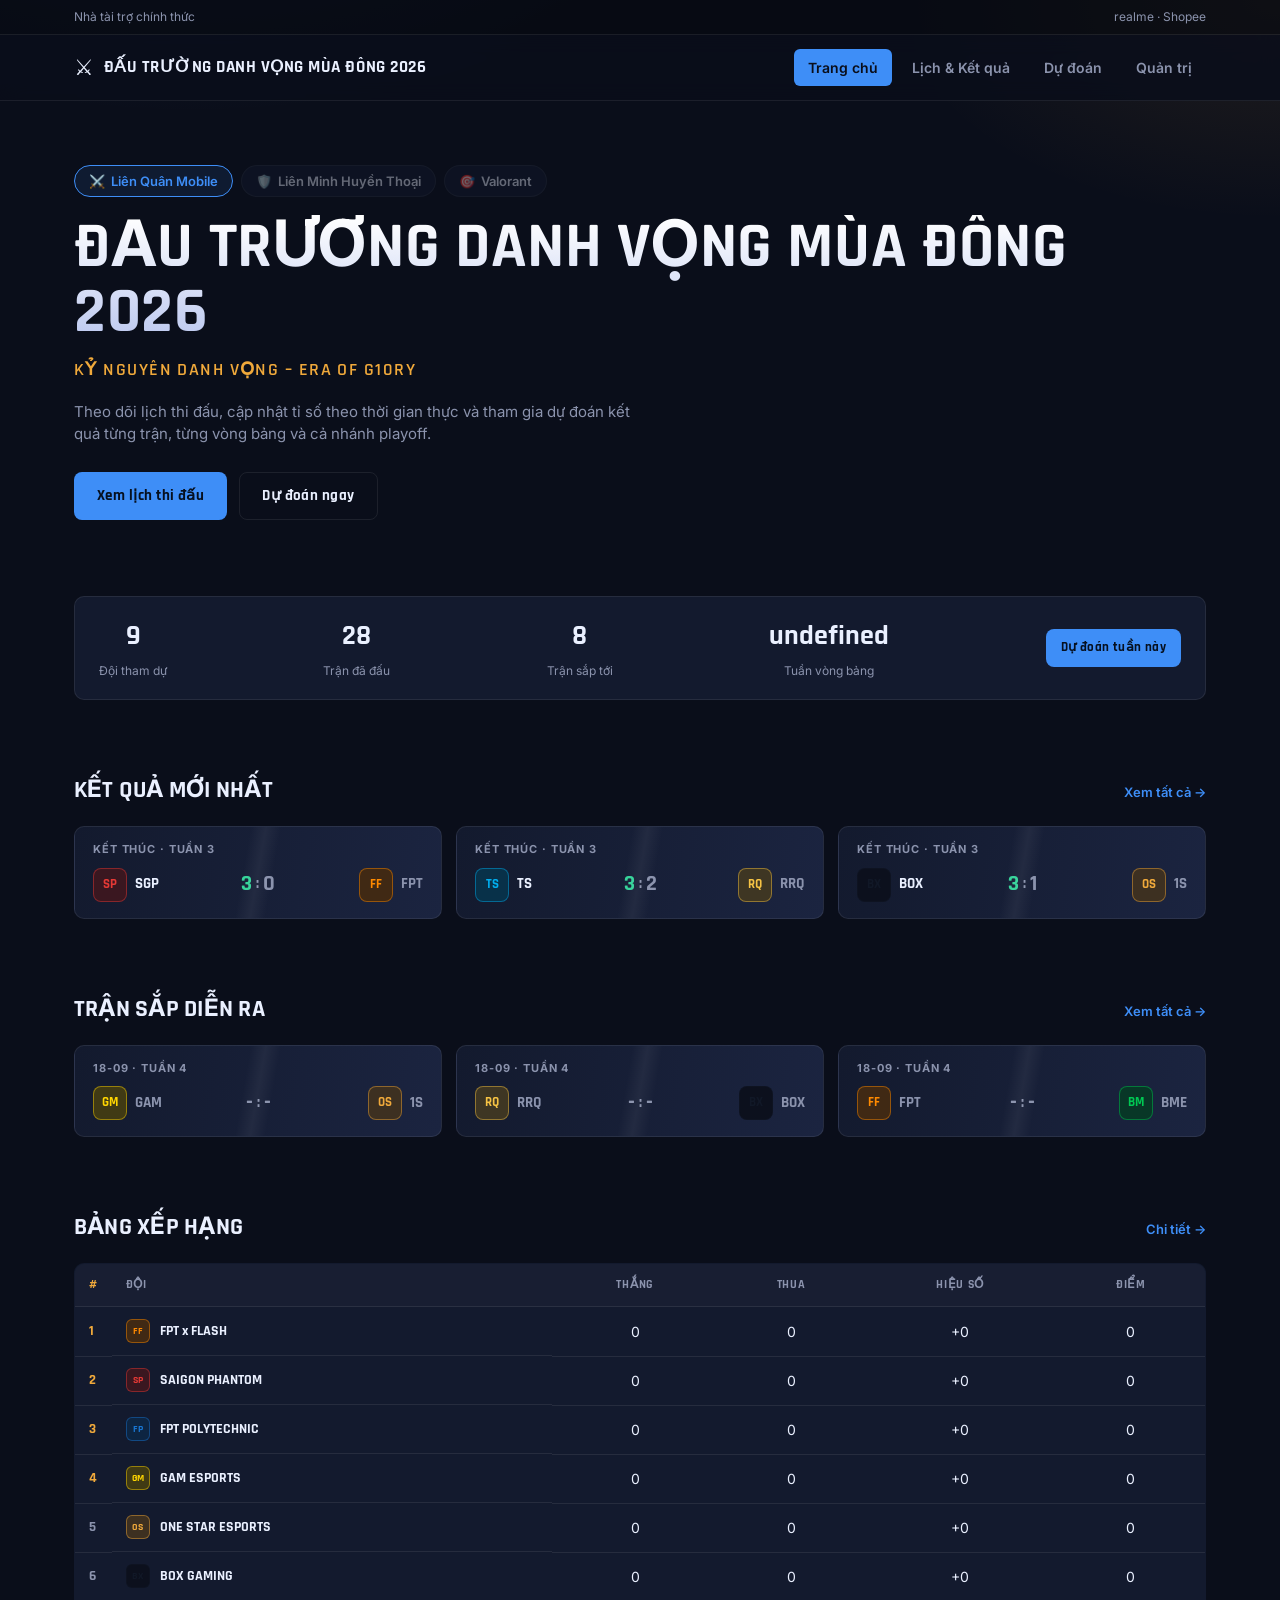
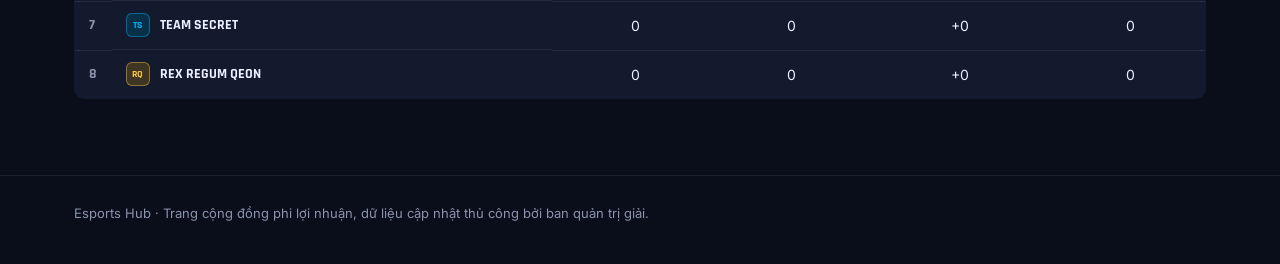
<file: index.html>
<!DOCTYPE html>
<html lang="vi">
<head>
<meta charset="UTF-8">
<meta name="viewport" content="width=device-width, initial-scale=1.0">
<title>Esports Hub — Trang chủ</title>
<link rel="stylesheet" href="assets/css/style.css">
</head>
<body>

  <div class="top-strip">
    <div class="container">
      <span>Nhà tài trợ chính thức</span>
      <span class="sponsors">realme · Shopee</span>
    </div>
  </div>

  <header class="site-header">
    <nav id="site-nav"></nav>
  </header>

  <section class="hero">
    <div class="container">
      <div class="hero__eyebrow-row" id="esport-switch"></div>
      <h1 class="hero__title" id="hero-title">Giải đấu mùa đông 2026</h1>
      <p class="hero__subtitle" id="hero-subtitle">VÒNG BẢNG — LƯỢT ĐI</p>
      <p class="hero__desc">
        Theo dõi lịch thi đấu, cập nhật tỉ số theo thời gian thực và tham gia
        dự đoán kết quả từng trận, từng vòng bảng và cả nhánh playoff.
      </p>
      <div class="hero__cta">
        <a href="lich-thi-dau.html" class="btn btn--primary">Xem lịch thi đấu</a>
        <a href="du-doan.html" class="btn btn--ghost">Dự đoán ngay</a>
      </div>
    </div>
  </section>

  <section class="section">
    <div class="container">
      <div class="score-banner" id="score-banner"></div>
    </div>
  </section>

  <section class="section">
    <div class="container">
      <div class="section__head">
        <h2 class="section__title">Kết quả mới nhất</h2>
        <a href="lich-thi-dau.html" class="section__link">Xem tất cả →</a>
      </div>
      <div class="match-grid" id="latest-results"></div>
    </div>
  </section>

  <section class="section">
    <div class="container">
      <div class="section__head">
        <h2 class="section__title">Trận sắp diễn ra</h2>
        <a href="lich-thi-dau.html" class="section__link">Xem tất cả →</a>
      </div>
      <div class="match-grid" id="upcoming-matches"></div>
    </div>
  </section>

  <section class="section">
    <div class="container">
      <div class="section__head">
        <h2 class="section__title">Bảng xếp hạng</h2>
        <a href="lich-thi-dau.html#standings" class="section__link">Chi tiết →</a>
      </div>
      <div style="overflow-x:auto">
        <table class="standings" id="standings-table"></table>
      </div>
    </div>
  </section>

  <footer class="site-footer">
    <div class="container">
      Esports Hub · Trang cộng đồng phi lợi nhuận, dữ liệu cập nhật thủ công bởi ban quản trị giải.
    </div>
  </footer>

  <script src="assets/js/data.js"></script>
  <script src="assets/js/store.js"></script>
  <script src="assets/js/render.js"></script>
  <script>
    Render.init("home");

    const data = Store.getData();
    document.getElementById("hero-title").textContent = data.season.name;
    document.getElementById("hero-subtitle").textContent = data.season.subtitle;
    document.title = data.season.name + " — Esports Hub";

    // ----- Score banner (tổng quan nhanh) -----
    const allMatches = data.matches;
    const finishedCount = allMatches.filter((m) => m.status === "finished").length;
    const upcomingCount = allMatches.filter((m) => m.status === "upcoming").length;
    document.getElementById("score-banner").innerHTML = `
      <div class="score-banner__stat"><b>${data.teams.length}</b><span>Đội tham dự</span></div>
      <div class="score-banner__stat"><b>${finishedCount}</b><span>Trận đã đấu</span></div>
      <div class="score-banner__stat"><b>${upcomingCount}</b><span>Trận sắp tới</span></div>
      <div class="score-banner__stat"><b>${data.season.format.totalWeeks}</b><span>Tuần vòng bảng</span></div>
      <a href="du-doan.html" class="btn btn--primary btn--sm">Dự đoán tuần này</a>
    `;

    // ----- Latest results -----
    const finished = allMatches.filter((m) => m.status === "finished").slice(-3).reverse();
    const resultsEl = document.getElementById("latest-results");
    resultsEl.innerHTML = finished.length
      ? finished.map((m) => Render.matchCard(m, { showWeek: true })).join("")
      : `<div class="empty-state"><b>Chưa có kết quả</b>Kết quả trận đấu sẽ hiện ở đây sau khi ban quản trị cập nhật.</div>`;

    // ----- Upcoming matches -----
    const upcoming = allMatches.filter((m) => m.status !== "finished").slice(0, 3);
    const upcomingEl = document.getElementById("upcoming-matches");
    upcomingEl.innerHTML = upcoming.length
      ? upcoming.map((m) => Render.matchCard(m, { showWeek: true })).join("")
      : `<div class="empty-state"><b>Chưa có lịch</b>Trận đấu sắp tới sẽ hiện ở đây.</div>`;

    // ----- Standings preview -----
    const standings = Store.computeStandings().slice(0, 8);
    const table = document.getElementById("standings-table");
    table.innerHTML = `
      <thead><tr>
        <th class="rank">#</th><th>Đội</th>
        <th class="num">Thắng</th><th class="num">Thua</th><th class="num">Hiệu số</th><th class="num">Điểm</th>
      </tr></thead>
      <tbody>
        ${standings
          .map(
            (row, i) => `
          <tr>
            <td class="rank">${i + 1}</td>
            <td class="team-cell">${Render.teamBadge(row.team.id, "sm")} ${row.team.name}</td>
            <td class="num">${row.win}</td>
            <td class="num">${row.loss}</td>
            <td class="num">${row.mapWin - row.mapLoss >= 0 ? "+" : ""}${row.mapWin - row.mapLoss}</td>
            <td class="num">${row.points}</td>
          </tr>`
          )
          .join("")}
      </tbody>
    `;
  </script>
</body>
</html>
</file>
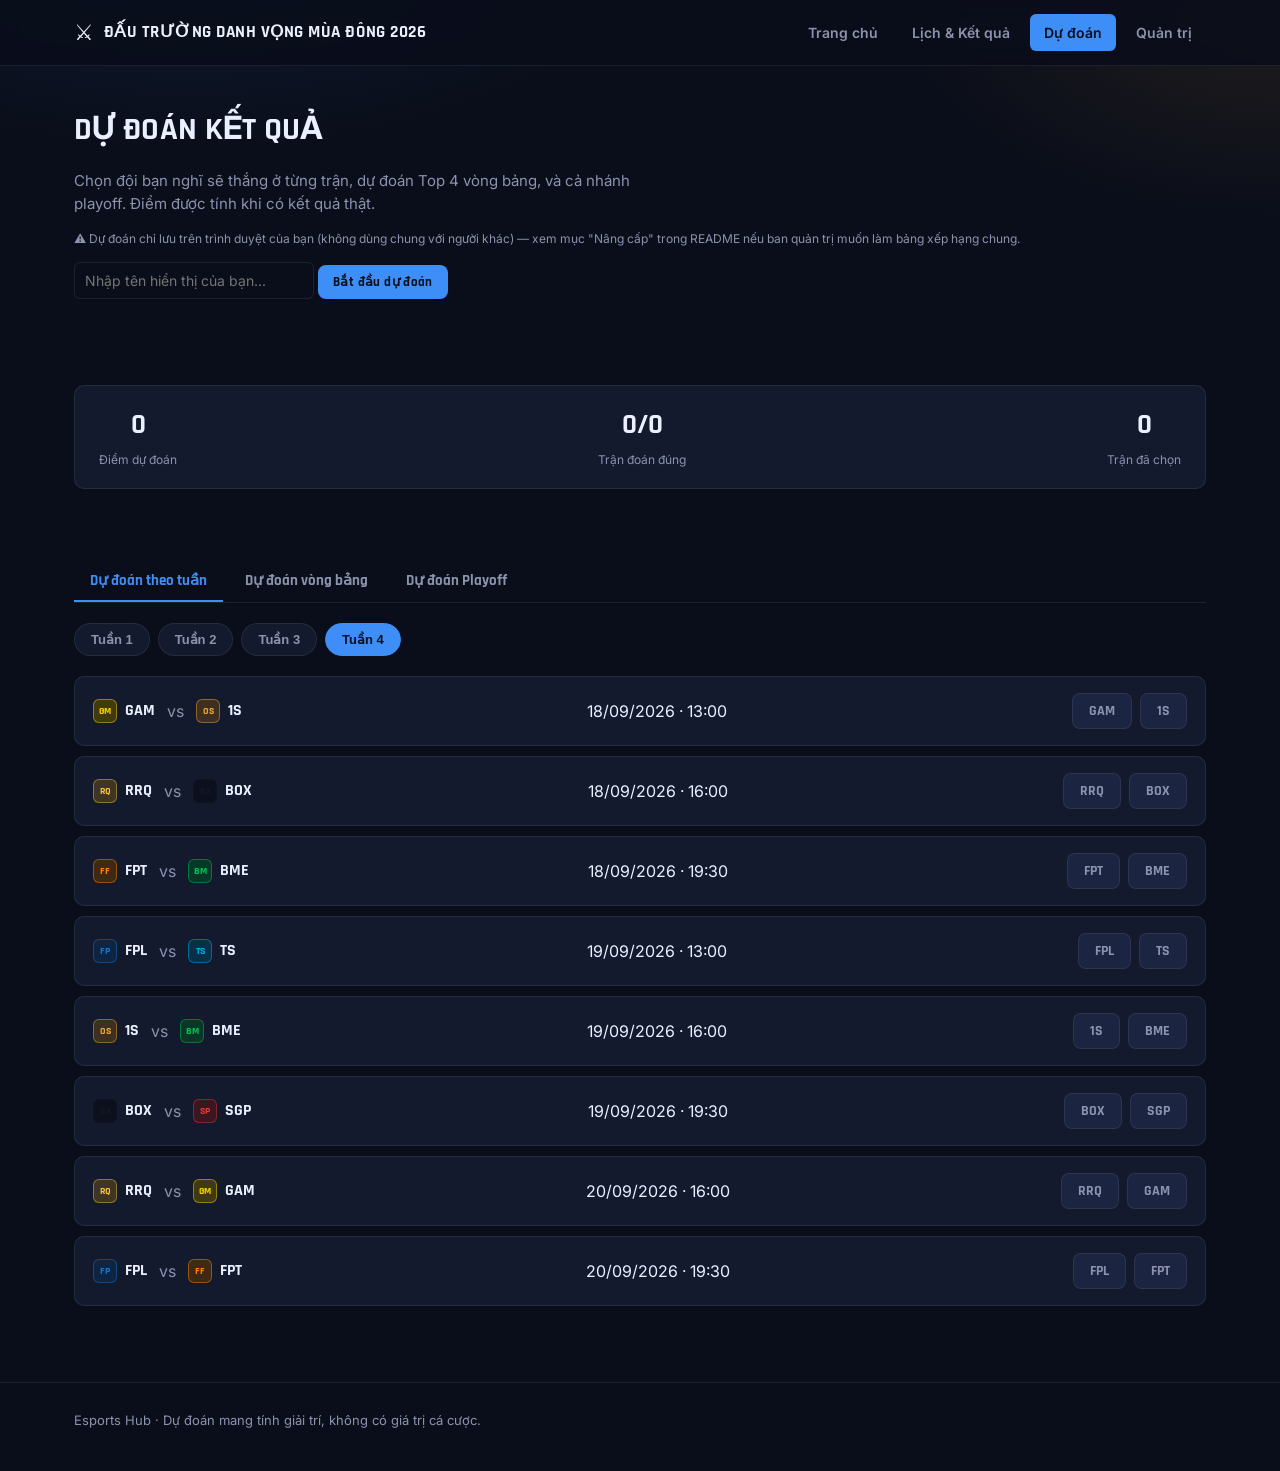
<file: du-doan.html>
<!DOCTYPE html>
<html lang="vi">
<head>
<meta charset="UTF-8">
<meta name="viewport" content="width=device-width, initial-scale=1.0">
<title>Dự đoán — Esports Hub</title>
<link rel="stylesheet" href="assets/css/style.css">
</head>
<body>

  <header class="site-header">
    <nav id="site-nav"></nav>
  </header>

  <section class="section" style="padding-top:40px">
    <div class="container">
      <h1 class="section__title" style="font-size:32px">Dự đoán kết quả</h1>
      <p class="hero__desc">Chọn đội bạn nghĩ sẽ thắng ở từng trận, dự đoán Top 4 vòng bảng, và cả nhánh playoff. Điểm được tính khi có kết quả thật.</p>
      <p class="hint" style="margin-top:10px">⚠️ Dự đoán chỉ lưu trên trình duyệt của bạn (không dùng chung với người khác) — xem mục "Nâng cấp" trong README nếu ban quản trị muốn làm bảng xếp hạng chung.</p>
      <p id="predict-name-bar" style="margin-top:14px;font-size:14px"></p>
    </div>
  </section>

  <section class="section">
    <div class="container">
      <div class="score-banner" id="predict-score"></div>
    </div>
  </section>

  <section class="section">
    <div class="container">
      <div class="tabs">
        <button class="tab-btn is-active" data-tab="weekly">Dự đoán theo tuần</button>
        <button class="tab-btn" data-tab="top4">Dự đoán vòng bảng</button>
        <button class="tab-btn" data-tab="bracket">Dự đoán Playoff</button>
      </div>

      <div class="tab-panel is-active" id="tab-weekly">
        <div class="week-tabs" id="predict-week-tabs"></div>
        <div id="predict-week-list" style="display:flex;flex-direction:column;gap:10px"></div>
      </div>

      <div class="tab-panel" id="tab-top4">
        <p class="hint" style="margin-bottom:14px">Chọn 4 đội bạn nghĩ sẽ đứng đầu vòng bảng, đúng thứ hạng.</p>
        <div id="top4-picker"></div>
      </div>

      <div class="tab-panel" id="tab-bracket">
        <p class="hint" style="margin-bottom:14px">Bấm vào đội bạn nghĩ sẽ thắng ở mỗi trận playoff (chỉ chọn được khi hai đội đã xác định).</p>
        <div id="predict-bracket"></div>
      </div>
    </div>
  </section>

  <footer class="site-footer">
    <div class="container">Esports Hub · Dự đoán mang tính giải trí, không có giá trị cá cược.</div>
  </footer>

  <script src="assets/js/data.js"></script>
  <script src="assets/js/store.js"></script>
  <script src="assets/js/render.js"></script>
  <script src="assets/js/predict.js"></script>
  <script>
    Render.init("predict");
    document.title = Store.getData().season.name + " — Dự đoán";
    Predict.render();

    document.querySelectorAll(".tab-btn").forEach((btn) => {
      btn.addEventListener("click", () => {
        document.querySelectorAll(".tab-btn").forEach((b) => b.classList.remove("is-active"));
        document.querySelectorAll(".tab-panel").forEach((p) => p.classList.remove("is-active"));
        btn.classList.add("is-active");
        document.getElementById("tab-" + btn.dataset.tab).classList.add("is-active");
      });
    });
  </script>
</body>
</html>
</file>
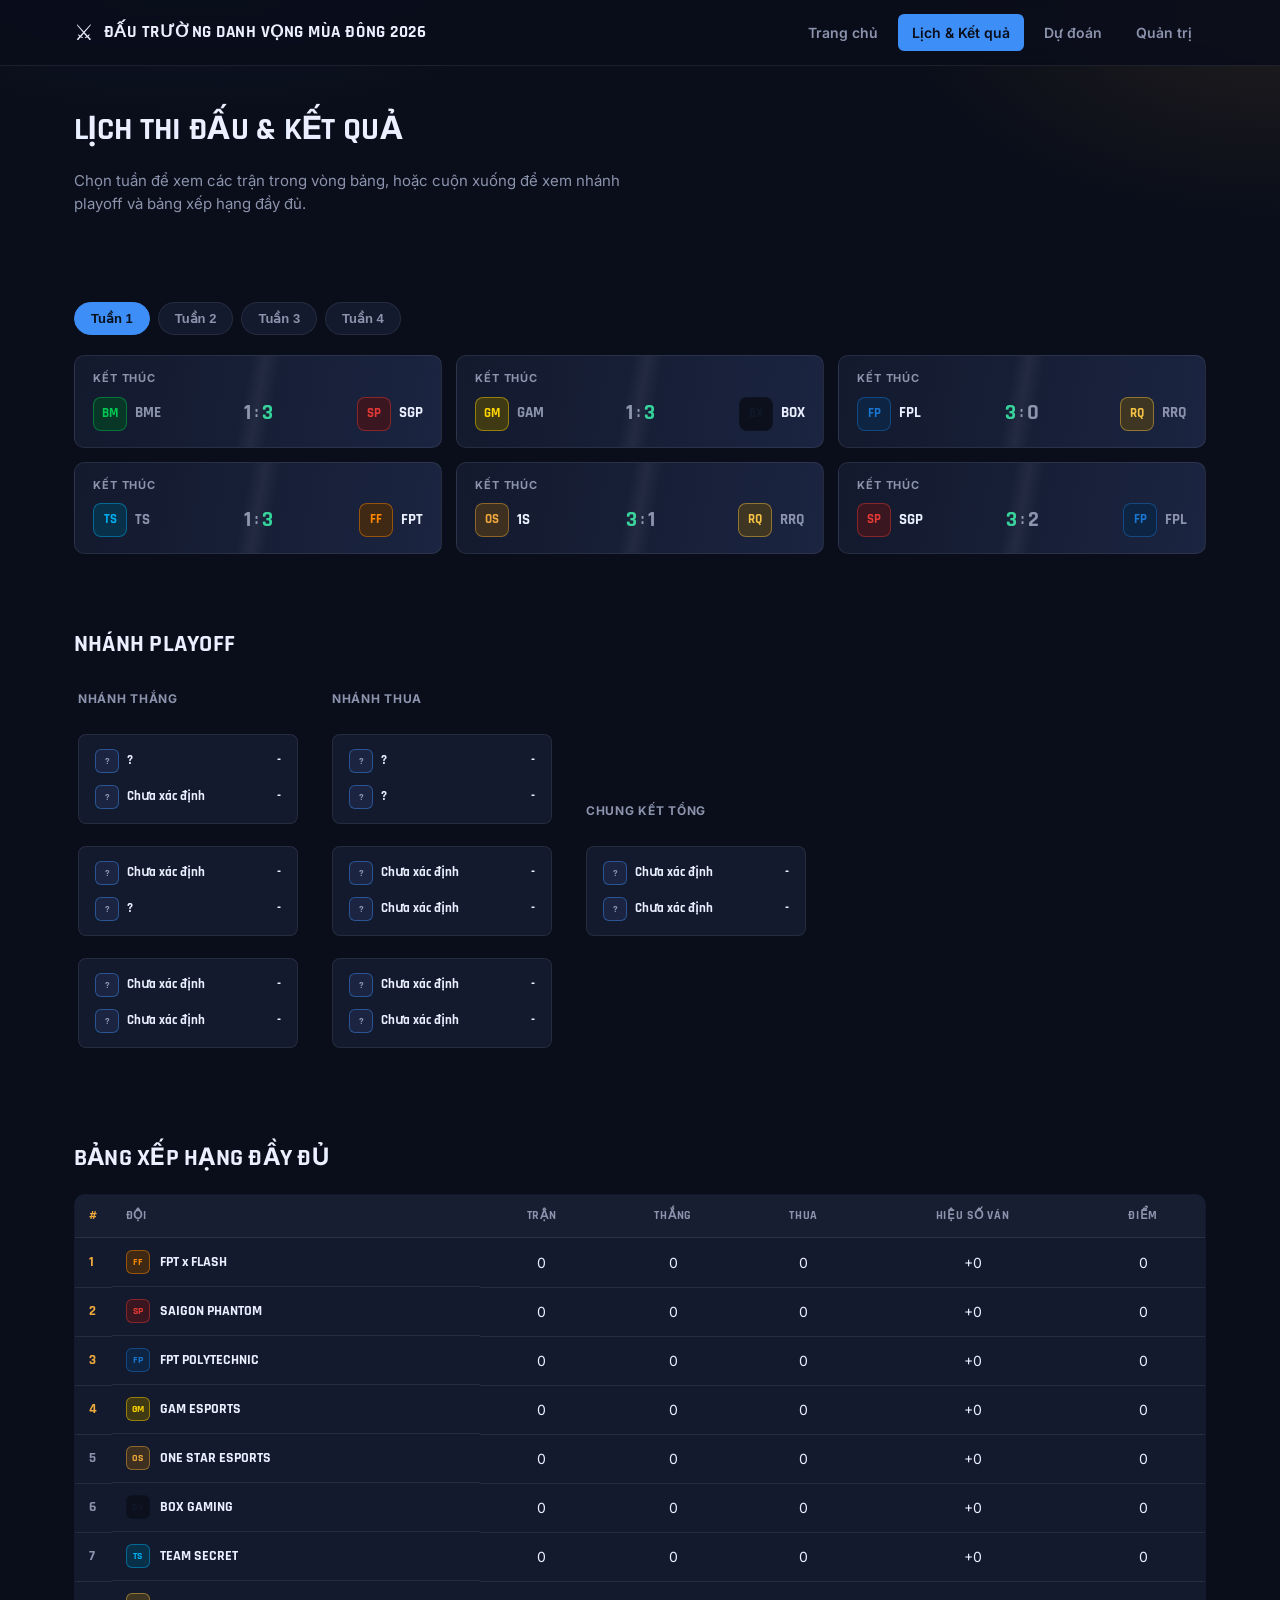
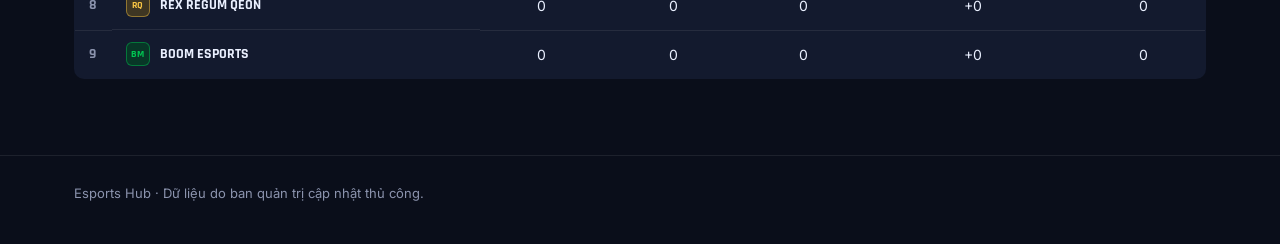
<file: lich-thi-dau.html>
<!DOCTYPE html>
<html lang="vi">
<head>
<meta charset="UTF-8">
<meta name="viewport" content="width=device-width, initial-scale=1.0">
<title>Lịch & Kết quả — Esports Hub</title>
<link rel="stylesheet" href="assets/css/style.css">
</head>
<body>

  <header class="site-header">
    <nav id="site-nav"></nav>
  </header>

  <section class="section" style="padding-top:40px">
    <div class="container">
      <h1 class="section__title" style="font-size:32px">Lịch thi đấu & Kết quả</h1>
      <p class="hero__desc">Chọn tuần để xem các trận trong vòng bảng, hoặc cuộn xuống để xem nhánh playoff và bảng xếp hạng đầy đủ.</p>
    </div>
  </section>

  <section class="section">
    <div class="container">
      <div class="week-tabs" id="week-tabs"></div>
      <div class="match-grid" id="week-matches"></div>
    </div>
  </section>

  <section class="section" id="playoff">
    <div class="container">
      <div class="section__head">
        <h2 class="section__title">Nhánh Playoff</h2>
      </div>
      <div id="bracket-view"></div>
    </div>
  </section>

  <section class="section" id="standings">
    <div class="container">
      <div class="section__head">
        <h2 class="section__title">Bảng xếp hạng đầy đủ</h2>
      </div>
      <div style="overflow-x:auto">
        <table class="standings" id="standings-full"></table>
      </div>
    </div>
  </section>

  <footer class="site-footer">
    <div class="container">Esports Hub · Dữ liệu do ban quản trị cập nhật thủ công.</div>
  </footer>

  <script src="assets/js/data.js"></script>
  <script src="assets/js/store.js"></script>
  <script src="assets/js/render.js"></script>
  <script>
    Render.init("schedule");
    const data = Store.getData();
    document.title = data.season.name + " — Lịch & Kết quả";

    // ----- Week tabs -----
    const weeks = Store.getWeeks();
    let activeWeek = weeks[0] || null;
    const tabsEl = document.getElementById("week-tabs");
    const matchesEl = document.getElementById("week-matches");

    function renderWeek(w) {
      activeWeek = w;
      tabsEl.querySelectorAll(".week-tab").forEach((btn) => {
        btn.classList.toggle("is-active", Number(btn.dataset.week) === w);
      });
    const matches = Store.getMatches({ week: w });
      matchesEl.innerHTML = matches.length
        ? matches.map((m) => Render.matchCard(m)).join("")
        : `<div class="empty-state"><b>Chưa có trận</b>Tuần này chưa có lịch thi đấu.</div>`;
    }

    if (weeks.length) {
      tabsEl.innerHTML = weeks
        .map((w) => `<button class="week-tab" data-week="${w}">Tuần ${w}</button>`)
        .join("");
      tabsEl.querySelectorAll(".week-tab").forEach((btn) =>
        btn.addEventListener("click", () => renderWeek(Number(btn.dataset.week)))
      );
      renderWeek(weeks[0]);
    } else {
      matchesEl.innerHTML = `<div class="empty-state"><b>Chưa có dữ liệu</b>Hãy thêm trận đấu trong trang Quản trị.</div>`;
    }

    // ----- Bracket view (read-only) -----
    const bracketEl = document.getElementById("bracket-view");
    function slotLabel(teamId) {
      if (!teamId) return `<span class="name">${Render.teamBadge(null, "sm")} Chưa xác định</span>`;
      return `<span class="name">${Render.teamBadge(teamId, "sm")} ${Store.getTeam(teamId)?.short || "?"}</span>`;
    }
    function bracketMatchHTML(m) {
      const s1 = m.score1 ?? "-";
      const s2 = m.score2 ?? "-";
      return `
        <div class="bracket-match">
          <div class="bracket-slot">${slotLabel(m.team1)}<b>${s1}</b></div>
          <div class="bracket-slot">${slotLabel(m.team2)}<b>${s2}</b></div>
        </div>`;
    }
    if (data.season.format.playoffEnabled) {
      const b = data.bracket;
      bracketEl.innerHTML = `
        <div class="bracket">
          <div class="bracket-col">
            <div class="bracket-col__label">Nhánh thắng</div>
            ${b.upper.map(bracketMatchHTML).join("")}
          </div>
          <div class="bracket-col">
            <div class="bracket-col__label">Nhánh thua</div>
            ${b.lower.map(bracketMatchHTML).join("")}
          </div>
          <div class="bracket-col">
            <div class="bracket-col__label">Chung kết tổng</div>
            ${bracketMatchHTML(b.grandFinal)}
          </div>
        </div>`;
    } else {
      bracketEl.innerHTML = `<div class="empty-state"><b>Chưa bật vòng playoff</b>Ban quản trị có thể bật thể thức playoff trong trang Quản trị.</div>`;
    }

    // ----- Full standings -----
    const standings = Store.computeStandings();
    document.getElementById("standings-full").innerHTML = `
      <thead><tr>
        <th class="rank">#</th><th>Đội</th><th class="num">Trận</th>
        <th class="num">Thắng</th><th class="num">Thua</th><th class="num">Hiệu số ván</th><th class="num">Điểm</th>
      </tr></thead>
      <tbody>
        ${standings
          .map(
            (row, i) => `
          <tr>
            <td class="rank">${i + 1}</td>
            <td class="team-cell">${Render.teamBadge(row.team.id, "sm")} ${row.team.name}</td>
            <td class="num">${row.played}</td>
            <td class="num">${row.win}</td>
            <td class="num">${row.loss}</td>
            <td class="num">${row.mapWin - row.mapLoss >= 0 ? "+" : ""}${row.mapWin - row.mapLoss}</td>
            <td class="num">${row.points}</td>
          </tr>`
          )
          .join("")}
      </tbody>
    `;
  </script>
</body>
</html>
</file>
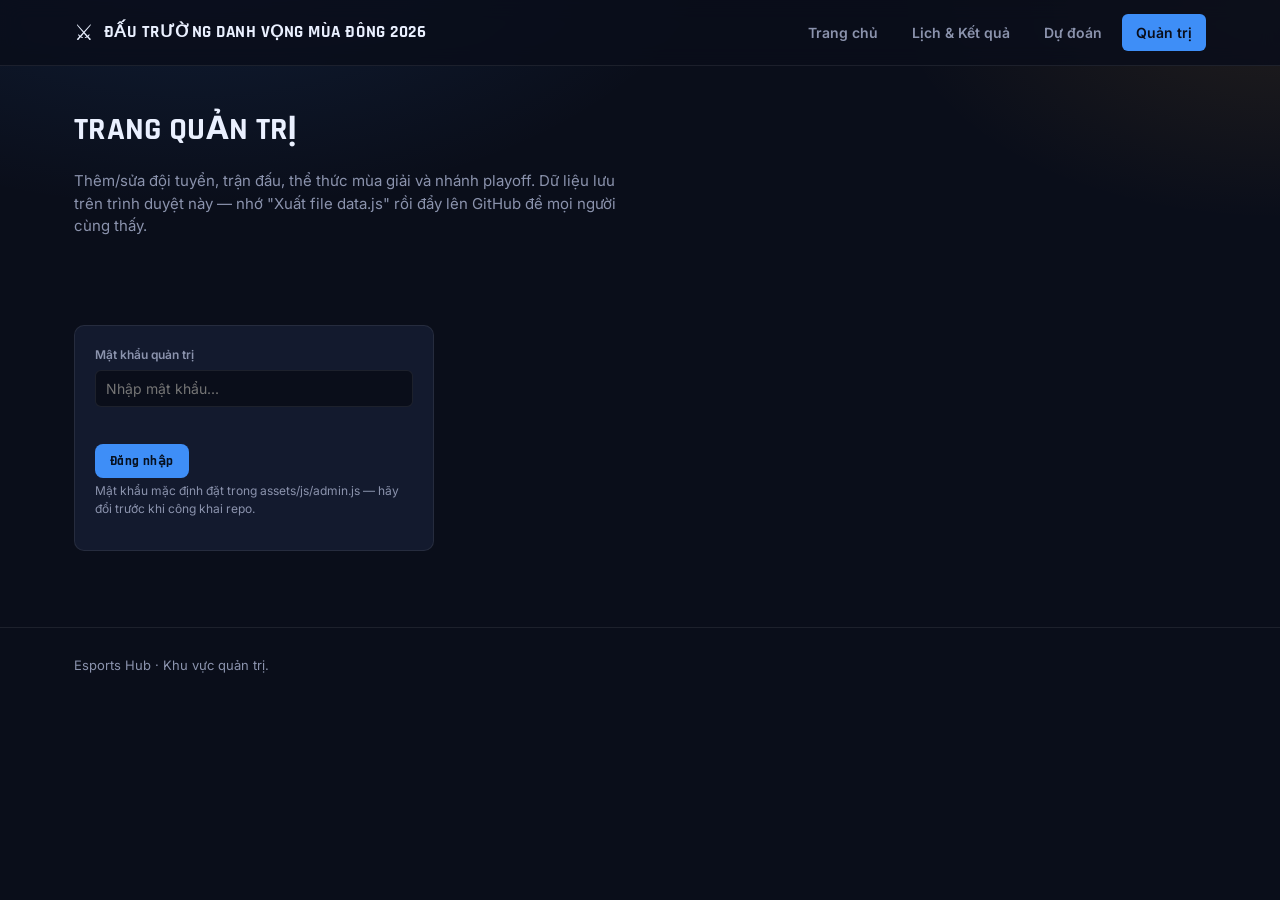
<file: quan-tri.html>
<!DOCTYPE html>
<html lang="vi">
<head>
<meta charset="UTF-8">
<meta name="viewport" content="width=device-width, initial-scale=1.0">
<title>Quản trị — Esports Hub</title>
<link rel="stylesheet" href="assets/css/style.css">
</head>
<body>

  <header class="site-header">
    <nav id="site-nav"></nav>
  </header>

  <section class="section" style="padding-top:40px">
    <div class="container">
      <h1 class="section__title" style="font-size:32px">Trang quản trị</h1>
      <p class="hero__desc">Thêm/sửa đội tuyển, trận đấu, thể thức mùa giải và nhánh playoff. Dữ liệu lưu trên trình duyệt này — nhớ "Xuất file data.js" rồi đẩy lên GitHub để mọi người cùng thấy.</p>
    </div>
  </section>

  <section class="section">
    <div class="container">

      <div id="admin-gate" class="panel" style="max-width:360px">
        <label for="admin-password">Mật khẩu quản trị</label>
        <input type="password" id="admin-password" placeholder="Nhập mật khẩu...">
        <p id="admin-login-error" style="color:var(--loss);font-size:13px;min-height:18px;margin-top:6px"></p>
        <button class="btn btn--primary btn--sm" id="admin-login-btn">Đăng nhập</button>
        <p class="hint">Mật khẩu mặc định đặt trong assets/js/admin.js — hãy đổi trước khi công khai repo.</p>
      </div>

      <div id="admin-panel" style="display:none">
        <p id="admin-toast" style="min-height:20px;font-weight:600;transition:opacity .3s;margin-bottom:8px"></p>

        <div class="tabs">
          <button class="tab-btn is-active" data-tab="season">Mùa giải</button>
          <button class="tab-btn" data-tab="teams">Đội tuyển</button>
          <button class="tab-btn" data-tab="matches">Trận đấu</button>
          <button class="tab-btn" data-tab="bracket">Playoff</button>
          <button class="tab-btn" data-tab="data">Xuất / Nhập dữ liệu</button>
        </div>

        <div class="tab-panel is-active" id="admtab-season">
          <div class="panel" id="season-form"></div>
        </div>

        <div class="tab-panel" id="admtab-teams">
          <div class="panel" style="margin-bottom:16px">
            <h4 id="team-form-title" style="margin-bottom:12px">Thêm đội mới</h4>
            <input type="hidden" id="t-id">
            <div class="field-row">
              <div><label>Tên đầy đủ</label><input id="t-name" placeholder="VD: FALCON GAMING"></div>
              <div><label>Viết tắt</label><input id="t-short" placeholder="VD: FGC" maxlength="6"></div>
              <div><label>Huy hiệu (2-3 ký tự hoặc đường dẫn ảnh)</label><input id="t-logo" placeholder="VD: FG"></div>
              <div><label>Mã màu</label><input id="t-color" type="color" value="#3E8EF7"></div>
            </div>
            <button class="btn btn--primary btn--sm" id="team-form-save">Lưu đội</button>
            <button class="btn btn--ghost btn--sm" id="team-form-clear">Làm mới form</button>
          </div>
          <div id="teams-list"></div>
        </div>

        <div class="tab-panel" id="admtab-matches">
          <div class="panel" style="margin-bottom:16px">
            <h4 id="match-form-title" style="margin-bottom:12px">Thêm trận mới</h4>
            <input type="hidden" id="m-id">
            <div class="field-row">
              <div><label>Tuần</label><input id="m-week" type="number" min="1" value="1"></div>
              <div><label>Ngày</label><input id="m-date" type="date"></div>
              <div><label>Giai đoạn</label>
                <select id="m-stage">
                  <option value="group">Vòng bảng</option>
                  <option value="playoff-upper">Playoff - Nhánh thắng</option>
                  <option value="playoff-lower">Playoff - Nhánh thua</option>
                  <option value="grand-final">Chung kết tổng</option>
                </select>
              </div>
              <div><label>Trạng thái</label>
                <select id="m-status">
                  <option value="upcoming">Sắp diễn ra</option>
                  <option value="live">Đang diễn ra</option>
                  <option value="finished">Kết thúc</option>
                </select>
              </div>
            </div>
            <div class="field-row">
              <div><label>Đội 1</label><select id="m-team1"></select></div>
              <div><label>Tỉ số đội 1</label><input id="m-score1" type="number" min="0"></div>
              <div><label>Đội 2</label><select id="m-team2"></select></div>
              <div><label>Tỉ số đội 2</label><input id="m-score2" type="number" min="0"></div>
            </div>
            <button class="btn btn--primary btn--sm" id="match-form-save">Lưu trận đấu</button>
            <button class="btn btn--ghost btn--sm" id="match-form-clear">Làm mới form</button>
          </div>
          <div id="matches-list"></div>
        </div>

        <div class="tab-panel" id="admtab-bracket">
          <div id="bracket-editor"></div>
        </div>

        <div class="tab-panel" id="admtab-data">
          <div class="panel">
            <h4 style="margin-bottom:10px">Xuất dữ liệu để đẩy lên GitHub</h4>
            <p class="hint">Bấm nút dưới để tải file <code>data.js</code> mới — dán đè vào <code>assets/js/data.js</code> trong repo rồi commit + push. Đây là cách để MỌI người xem thấy dữ liệu mới (localStorage chỉ máy bạn thấy).</p>
            <button class="btn btn--primary btn--sm" id="export-js-btn">Xuất file data.js</button>
            <hr style="border-color:var(--border);margin:18px 0">
            <h4 style="margin-bottom:10px">Sao lưu / phục hồi (JSON)</h4>
            <p class="hint">Dùng để sao lưu nhanh hoặc chuyển dữ liệu sang trình duyệt/máy khác.</p>
            <button class="btn btn--ghost btn--sm" id="export-json-btn">Tải backup.json</button>
            <label class="btn btn--ghost btn--sm" style="display:inline-flex;cursor:pointer">
              Nhập file JSON
              <input type="file" id="import-json-input" accept="application/json" style="display:none">
            </label>
            <hr style="border-color:var(--border);margin:18px 0">
            <h4 style="margin-bottom:10px">Khôi phục mặc định</h4>
            <button class="btn btn--danger btn--sm" id="reset-data-btn">Xóa hết chỉnh sửa, quay về data.js gốc</button>
          </div>
        </div>

      </div>
    </div>
  </section>

  <footer class="site-footer">
    <div class="container">Esports Hub · Khu vực quản trị.</div>
  </footer>

  <script src="assets/js/data.js"></script>
  <script src="assets/js/store.js"></script>
  <script src="assets/js/render.js"></script>
  <script src="assets/js/admin.js"></script>
  <script>
    Render.init("admin");
    Admin.init();
    Admin.bindTeamForm();
    Admin.bindMatchForm();
    Admin.bindDataTools();

    document.querySelectorAll(".tab-btn").forEach((btn) => {
      btn.addEventListener("click", () => {
        document.querySelectorAll(".tab-btn").forEach((b) => b.classList.remove("is-active"));
        document.querySelectorAll(".tab-panel").forEach((p) => p.classList.remove("is-active"));
        btn.classList.add("is-active");
        document.getElementById("admtab-" + btn.dataset.tab).classList.add("is-active");
      });
    });
  </script>
</body>
</html>
</file>
<file: assets/css/style.css>
/* ============================================================
   ESPORTS HUB — bảng màu & kiểu chữ lấy cảm hứng từ banner giải đấu
   Rajdhani: tiêu đề, điểm số, số liệu (chữ khỏe, hơi hẹp, chất "thi đấu")
   Inter: nội dung, nhãn phụ (dễ đọc)
   ============================================================ */

@import url("https://fonts.googleapis.com/css2?family=Rajdhani:wght@500;600;700&family=Inter:wght@400;500;600;700&display=swap");

:root {
  --bg: #0a0e1a;
  --bg-raised: #131a2e;
  --bg-raised-2: #1b2440;
  --border: rgba(255, 255, 255, 0.08);
  --text: #eaf0ff;
  --text-dim: #8b93ad;
  --blue: #3e8ef7;
  --blue-dark: #1b4db3;
  --gold: #f0a93b;
  --win: #34d399;
  --loss: #f87171;
  --radius: 10px;
  --shadow-deep: 0 20px 50px rgba(0, 0, 0, 0.45);
}

* { box-sizing: border-box; }

html { scroll-behavior: smooth; }

body {
  margin: 0;
  background: var(--bg);
  background-image:
    radial-gradient(ellipse 900px 500px at 15% -10%, rgba(62, 142, 247, 0.14), transparent 60%),
    radial-gradient(ellipse 700px 400px at 100% 0%, rgba(240, 169, 59, 0.10), transparent 55%);
  color: var(--text);
  font-family: "Inter", system-ui, sans-serif;
  line-height: 1.5;
  min-height: 100vh;
}

h1, h2, h3, h4, .display {
  font-family: "Rajdhani", "Inter", sans-serif;
  font-weight: 700;
  letter-spacing: 0.01em;
  margin: 0;
}

a { color: inherit; text-decoration: none; }

img { max-width: 100%; display: block; }

.container {
  max-width: 1180px;
  margin: 0 auto;
  padding: 0 24px;
}

@media (prefers-reduced-motion: reduce) {
  * { animation: none !important; transition: none !important; }
  html { scroll-behavior: auto; }
}

/* ---------- Sponsor / top strip ---------- */
.top-strip {
  border-bottom: 1px solid var(--border);
  background: rgba(6, 9, 17, 0.7);
}
.top-strip .container {
  display: flex;
  justify-content: space-between;
  align-items: center;
  padding-top: 8px;
  padding-bottom: 8px;
  font-size: 12px;
  color: var(--text-dim);
}
.top-strip .sponsors { display: flex; gap: 14px; align-items: center; }

/* ---------- Nav ---------- */
.site-header {
  position: sticky;
  top: 0;
  z-index: 40;
  backdrop-filter: blur(10px);
  background: rgba(10, 14, 26, 0.85);
  border-bottom: 1px solid var(--border);
}
#site-nav {
  display: flex;
  align-items: center;
  justify-content: space-between;
  padding: 14px 24px;
  max-width: 1180px;
  margin: 0 auto;
  position: relative;
}
.nav-brand { display: flex; align-items: center; gap: 10px; }
.nav-brand-icon { font-size: 22px; }
.nav-brand-text {
  font-family: "Rajdhani", sans-serif;
  font-weight: 700;
  font-size: 17px;
  letter-spacing: 0.03em;
}
.nav-links { display: flex; gap: 6px; }
.nav-link {
  padding: 8px 14px;
  border-radius: 6px;
  font-size: 14px;
  font-weight: 600;
  color: var(--text-dim);
}
.nav-link:hover { color: var(--text); background: var(--bg-raised); }
.nav-link.is-active { color: var(--bg); background: var(--blue); }
.nav-toggle {
  display: none;
  background: none;
  border: 1px solid var(--border);
  color: var(--text);
  border-radius: 6px;
  font-size: 18px;
  padding: 4px 10px;
  cursor: pointer;
}

@media (max-width: 760px) {
  .nav-toggle { display: block; }
  .nav-links {
    display: none;
    flex-direction: column;
    position: absolute;
    top: 58px;
    right: 16px;
    left: 16px;
    background: var(--bg-raised);
    border: 1px solid var(--border);
    border-radius: var(--radius);
    padding: 8px;
    box-shadow: var(--shadow-deep);
  }
  .nav-links.is-open { display: flex; }
}

/* ---------- Esport switch pills ---------- */
#esport-switch { display: flex; gap: 8px; flex-wrap: wrap; }
.esport-pill {
  display: inline-flex;
  align-items: center;
  gap: 6px;
  padding: 7px 14px;
  border-radius: 999px;
  border: 1px solid var(--border);
  background: var(--bg-raised);
  color: var(--text);
  font-family: "Inter", sans-serif;
  font-weight: 600;
  font-size: 13px;
}
.esport-pill.is-active { border-color: var(--blue); color: var(--blue); background: rgba(62, 142, 247, 0.1); }
.esport-pill.is-disabled { opacity: 0.4; cursor: not-allowed; }

/* ---------- Hero ---------- */
.hero {
  position: relative;
  padding: 64px 0 40px;
  overflow: hidden;
}
.hero__eyebrow-row { margin-bottom: 18px; }
.hero__title {
  font-size: clamp(36px, 6vw, 64px);
  line-height: 1.02;
  text-transform: uppercase;
  background: linear-gradient(180deg, #ffffff 0%, #b9c6ef 100%);
  -webkit-background-clip: text;
  background-clip: text;
  color: transparent;
}
.hero__subtitle {
  margin-top: 10px;
  font-family: "Rajdhani", sans-serif;
  font-weight: 600;
  font-size: 18px;
  color: var(--gold);
  letter-spacing: 0.08em;
}
.hero__desc { margin-top: 16px; max-width: 560px; color: var(--text-dim); font-size: 15px; }
.hero__cta { margin-top: 26px; display: flex; gap: 12px; flex-wrap: wrap; }

.btn {
  display: inline-flex;
  align-items: center;
  gap: 8px;
  padding: 12px 22px;
  border-radius: 8px;
  font-weight: 700;
  font-family: "Rajdhani", sans-serif;
  font-size: 15px;
  letter-spacing: 0.03em;
  border: 1px solid transparent;
  cursor: pointer;
}
.btn--primary { background: var(--blue); color: #06101f; }
.btn--primary:hover { background: #5aa1fb; }
.btn--ghost { background: transparent; border-color: var(--border); color: var(--text); }
.btn--ghost:hover { border-color: var(--blue); color: var(--blue); }
.btn--sm { padding: 8px 14px; font-size: 13px; }
.btn--danger { background: rgba(248, 113, 113, 0.12); color: var(--loss); border-color: rgba(248,113,113,.3); }

/* ---------- Section shell ---------- */
.section { padding: 36px 0; }
.section__head {
  display: flex;
  align-items: baseline;
  justify-content: space-between;
  margin-bottom: 18px;
  gap: 12px;
  flex-wrap: wrap;
}
.section__title {
  font-size: 24px;
  text-transform: uppercase;
}
.section__link { font-size: 13px; font-weight: 600; color: var(--blue); }

/* ---------- Match card (banner chéo) ---------- */
.match-grid {
  display: grid;
  grid-template-columns: repeat(auto-fill, minmax(300px, 1fr));
  gap: 14px;
}
.match-card {
  position: relative;
  background: linear-gradient(100deg, var(--bg-raised) 0%, var(--bg-raised-2) 100%);
  border: 1px solid var(--border);
  border-radius: var(--radius);
  padding: 14px 18px 16px;
  overflow: hidden;
}
.match-card::before {
  content: "";
  position: absolute;
  inset: 0;
  background: linear-gradient(100deg, transparent 46%, rgba(255,255,255,0.05) 50%, transparent 54%);
  pointer-events: none;
}
.match-card--live { border-color: var(--gold); box-shadow: 0 0 0 1px rgba(240,169,59,.25); }
.match-card__status {
  font-size: 11px;
  font-weight: 700;
  letter-spacing: 0.08em;
  color: var(--text-dim);
  margin-bottom: 10px;
  text-transform: uppercase;
}
.match-card--live .match-card__status { color: var(--gold); }
.match-card__row {
  display: flex;
  align-items: center;
  justify-content: space-between;
  gap: 8px;
}
.match-card__side {
  display: flex;
  align-items: center;
  gap: 8px;
  flex: 1;
  min-width: 0;
}
.match-card__side--right { flex-direction: row-reverse; text-align: right; }
.match-card__name {
  font-family: "Rajdhani", sans-serif;
  font-weight: 700;
  font-size: 15px;
  white-space: nowrap;
  overflow: hidden;
  text-overflow: ellipsis;
  color: var(--text-dim);
}
.match-card__side.is-winner .match-card__name { color: var(--text); }
.match-card__score {
  display: flex;
  align-items: center;
  gap: 4px;
  font-family: "Rajdhani", sans-serif;
  font-weight: 700;
  font-size: 22px;
  color: var(--text-dim);
  padding: 0 6px;
}
.match-card__score .is-winner { color: var(--win); }
.match-card__vs { color: var(--text-dim); font-size: 15px; }

.team-badge {
  --badge-color: #3e8ef7;
  width: 34px;
  height: 34px;
  border-radius: 8px;
  display: flex;
  align-items: center;
  justify-content: center;
  background: color-mix(in srgb, var(--badge-color) 22%, #0a0e1a);
  color: var(--badge-color);
  font-family: "Rajdhani", sans-serif;
  font-weight: 700;
  font-size: 13px;
  flex-shrink: 0;
  border: 1px solid color-mix(in srgb, var(--badge-color) 45%, transparent);
}
.team-badge--sm { width: 24px; height: 24px; font-size: 10px; border-radius: 6px; }
.team-badge--lg { width: 48px; height: 48px; font-size: 16px; }
.team-badge img { width: 100%; height: 100%; object-fit: contain; border-radius: inherit; }
.team-badge--tbd { color: var(--text-dim); background: var(--bg-raised-2); }

/* ---------- Standings table ---------- */
.standings {
  width: 100%;
  border-collapse: collapse;
  background: var(--bg-raised);
  border-radius: var(--radius);
  overflow: hidden;
  border: 1px solid var(--border);
}
.standings th, .standings td {
  padding: 12px 14px;
  text-align: left;
  font-size: 14px;
  border-bottom: 1px solid var(--border);
}
.standings th {
  font-family: "Rajdhani", sans-serif;
  font-size: 12px;
  letter-spacing: 0.06em;
  text-transform: uppercase;
  color: var(--text-dim);
  background: rgba(255,255,255,0.02);
}
.standings tbody tr:last-child td { border-bottom: none; }
.standings tbody tr:hover { background: rgba(62,142,247,0.06); }
.standings td.num, .standings th.num { text-align: center; }
.standings .rank { font-family: "Rajdhani", sans-serif; font-weight: 700; color: var(--text-dim); width: 32px; }
.standings tr:nth-child(-n+4) .rank { color: var(--gold); }
.standings .team-cell { display: flex; align-items: center; gap: 10px; font-family: "Rajdhani", sans-serif; font-weight: 700; }

/* ---------- Week tabs ---------- */
.week-tabs { display: flex; gap: 8px; flex-wrap: wrap; margin-bottom: 20px; }
.week-tab {
  padding: 8px 16px;
  border-radius: 999px;
  border: 1px solid var(--border);
  background: var(--bg-raised);
  font-weight: 600;
  font-size: 13px;
  cursor: pointer;
  color: var(--text-dim);
}
.week-tab.is-active { background: var(--blue); border-color: var(--blue); color: #06101f; }

/* ---------- Predict page ---------- */
.predict-card {
  background: var(--bg-raised);
  border: 1px solid var(--border);
  border-radius: var(--radius);
  padding: 16px 18px;
  display: flex;
  align-items: center;
  justify-content: space-between;
  gap: 12px;
  flex-wrap: wrap;
}
.predict-teams { display: flex; align-items: center; gap: 12px; }
.predict-team { display: flex; align-items: center; gap: 8px; font-family: "Rajdhani", sans-serif; font-weight: 700; }
.predict-choice { display: flex; gap: 8px; }
.pick-btn {
  padding: 8px 16px;
  border-radius: 8px;
  border: 1px solid var(--border);
  background: var(--bg-raised-2);
  color: var(--text-dim);
  font-weight: 700;
  font-family: "Rajdhani", sans-serif;
  cursor: pointer;
  font-size: 14px;
}
.pick-btn.is-selected { background: var(--blue); border-color: var(--blue); color: #06101f; }
.pick-btn:disabled { opacity: .5; cursor: default; }
.predict-result-tag {
  font-size: 12px;
  font-weight: 700;
  padding: 4px 10px;
  border-radius: 999px;
}
.predict-result-tag.correct { background: rgba(52,211,153,.15); color: var(--win); }
.predict-result-tag.wrong { background: rgba(248,113,113,.15); color: var(--loss); }

.score-banner {
  display: flex;
  align-items: center;
  justify-content: space-between;
  gap: 16px;
  background: var(--bg-raised);
  border: 1px solid var(--border);
  border-radius: var(--radius);
  padding: 18px 24px;
}
.score-banner__stat { text-align: center; }
.score-banner__stat b { display: block; font-family: "Rajdhani", sans-serif; font-size: 28px; }
.score-banner__stat span { font-size: 12px; color: var(--text-dim); }

/* ---------- Bracket ---------- */
.bracket { display: flex; gap: 34px; overflow-x: auto; padding: 10px 4px 20px; }
.bracket-col { display: flex; flex-direction: column; gap: 22px; justify-content: center; min-width: 220px; }
.bracket-col__label { font-size: 12px; color: var(--text-dim); text-transform: uppercase; letter-spacing: .06em; margin-bottom: 4px; font-weight: 700; }
.bracket-match {
  background: var(--bg-raised);
  border: 1px solid var(--border);
  border-radius: 8px;
  padding: 8px;
}
.bracket-slot { display: flex; align-items: center; justify-content: space-between; padding: 6px 8px; border-radius: 6px; font-family: "Rajdhani", sans-serif; font-weight: 700; font-size: 13px; cursor: pointer; }
.bracket-slot:hover { background: rgba(62,142,247,.08); }
.bracket-slot.is-picked { background: rgba(62,142,247,.18); color: var(--blue); }
.bracket-slot span.name { display: flex; align-items: center; gap: 8px; }

/* ---------- Forms (admin) ---------- */
.panel { background: var(--bg-raised); border: 1px solid var(--border); border-radius: var(--radius); padding: 20px; }
.field-row { display: grid; grid-template-columns: repeat(auto-fit, minmax(160px, 1fr)); gap: 12px; margin-bottom: 12px; }
label { font-size: 12px; color: var(--text-dim); font-weight: 600; display: block; margin-bottom: 6px; }
input, select {
  width: 100%;
  background: var(--bg);
  border: 1px solid var(--border);
  color: var(--text);
  border-radius: 6px;
  padding: 9px 10px;
  font-size: 14px;
  font-family: "Inter", sans-serif;
}
input:focus, select:focus, button:focus, .pick-btn:focus, .nav-link:focus {
  outline: 2px solid var(--blue);
  outline-offset: 2px;
}
.table-simple { width: 100%; border-collapse: collapse; }
.table-simple th, .table-simple td { padding: 8px 10px; border-bottom: 1px solid var(--border); font-size: 13px; text-align: left; }
.tabs { display: flex; gap: 6px; margin-bottom: 20px; border-bottom: 1px solid var(--border); }
.tab-btn { padding: 10px 16px; font-weight: 700; font-family: "Rajdhani", sans-serif; color: var(--text-dim); border-bottom: 2px solid transparent; cursor: pointer; background: none; border-top: none; border-left: none; border-right: none; font-size: 15px; }
.tab-btn.is-active { color: var(--blue); border-bottom-color: var(--blue); }
.tab-panel { display: none; }
.tab-panel.is-active { display: block; }
.hint { font-size: 12px; color: var(--text-dim); margin-top: 4px; }
.badge-count { background: var(--bg-raised-2); color: var(--text-dim); font-size: 11px; padding: 2px 8px; border-radius: 999px; margin-left: 6px; }

/* ---------- Empty state ---------- */
.empty-state { text-align: center; padding: 40px 20px; color: var(--text-dim); }
.empty-state b { display: block; color: var(--text); font-family: "Rajdhani", sans-serif; font-size: 18px; margin-bottom: 6px; }

/* ---------- Footer ---------- */
.site-footer {
  border-top: 1px solid var(--border);
  padding: 28px 0 40px;
  color: var(--text-dim);
  font-size: 13px;
  margin-top: 40px;
}

@media (max-width: 600px) {
  .score-banner { flex-wrap: wrap; }
  .predict-card { flex-direction: column; align-items: stretch; }
  .predict-choice { justify-content: center; }
}
</file>
